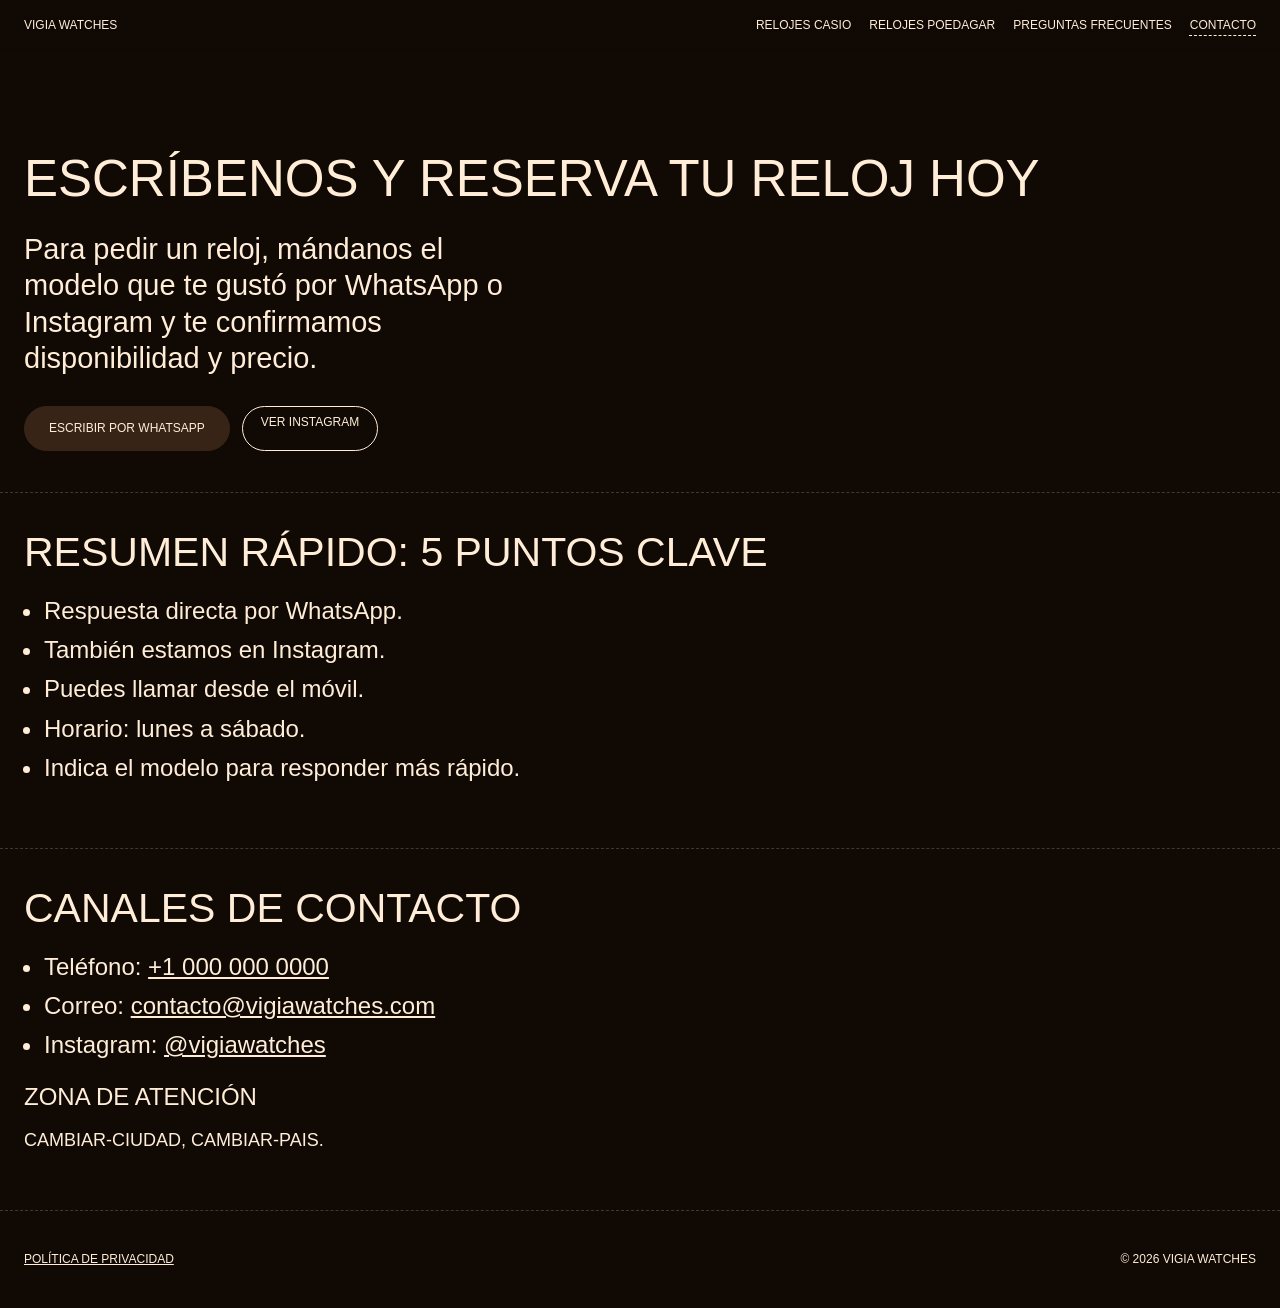
<file: index.html>
<!doctype html><html lang="es"><head><meta charset="utf-8"><meta http-equiv="Content-Security-Policy" content="default-src 'none'; script-src 'self'; style-src 'self'; img-src 'self' data:; connect-src 'self'; base-uri 'none'; object-src 'none'; form-action 'none'"><meta name="viewport" content="width=device-width,initial-scale=1"><title>Contacto y pedidos | Habla con VIGIA WATCHES</title><meta name="description" content="Escríbenos por WhatsApp, Instagram o llamada para pedir tu reloj Casio o Poedagar. Respondemos con disponibilidad y precio."><link rel="canonical" href="https://www.vigiawatches.com/contacto/"><meta name="robots" content="index,follow,max-image-preview:large"><meta property="og:type" content="website"><meta property="og:title" content="Contacto y pedidos | Habla con VIGIA WATCHES"><meta property="og:description" content="Escríbenos por WhatsApp, Instagram o llamada para pedir tu reloj Casio o Poedagar. Respondemos con disponibilidad y precio."><meta property="og:url" content="https://www.vigiawatches.com/contacto/"><meta property="og:locale" content="es_ES"><meta name="theme-color" content="#100904"><link rel="icon" href="../favicon.svg" type="image/svg+xml"><link rel="stylesheet" href="../style.css"><script type="application/ld+json">{"@context":"https://schema.org","@type":"Store","name":"VIGIA WATCHES","url":"https://www.vigiawatches.com","telephone":"+10000000000","email":"contacto@vigiawatches.com","image":"https://www.vigiawatches.com/favicon.svg","priceRange":"$$","openingHours":"Mo-Sa 10:00-19:00","areaServed":"CAMBIAR-CIUDAD","address":{"@type":"PostalAddress","addressLocality":"CAMBIAR-CIUDAD","addressCountry":"CAMBIAR-PAIS"},"sameAs":["https://www.instagram.com/vigiawatches"]}</script></head><body><header class="top"><a class="wm" href="../">VIGIA WATCHES</a><nav aria-label="Principal"><a href="../relojes-casio/">Relojes Casio</a><a href="../relojes-poedagar/">Relojes Poedagar</a><a href="../preguntas-frecuentes/">Preguntas frecuentes</a><a href="../contacto/" aria-current="page">Contacto</a></nav></header><main><header class="head"><h1>Escríbenos y reserva tu reloj hoy</h1><p class="lead">Para pedir un reloj, mándanos el modelo que te gustó por WhatsApp o Instagram y te confirmamos disponibilidad y precio.</p><p class="row"><a class="btn fill" href="https://wa.me/10000000000?text=Hola%20VIGIA%20WATCHES%2C%20quiero%20informaci%C3%B3n" rel="noopener noreferrer">Escribir por WhatsApp</a><a class="btn ghost" href="https://www.instagram.com/vigiawatches" rel="noopener noreferrer">Ver Instagram</a></p></header><section class="sec"><h2>Resumen rápido: 5 puntos clave</h2><ul class="k"><li>Respuesta directa por WhatsApp.</li><li>También estamos en Instagram.</li><li>Puedes llamar desde el móvil.</li><li>Horario: lunes a sábado.</li><li>Indica el modelo para responder más rápido.</li></ul></section><section class="sec"><h2>Canales de contacto</h2><ul class="k"><li>Teléfono: <a href="tel:+10000000000">+1 000 000 0000</a></li><li>Correo: <a href="mailto:contacto@vigiawatches.com">contacto@vigiawatches.com</a></li><li>Instagram: <a href="https://www.instagram.com/vigiawatches" rel="noopener noreferrer">@vigiawatches</a></li></ul><h3>Zona de atención</h3><p>CAMBIAR-CIUDAD, CAMBIAR-PAIS.</p></section></main><footer><a href="../politica-privacidad/">Política de privacidad</a><span>© 2026 VIGIA WATCHES</span></footer><a class="callfix" href="tel:+10000000000">Llamar ahora</a><script src="../app.js" defer></script></body></html>
</file>
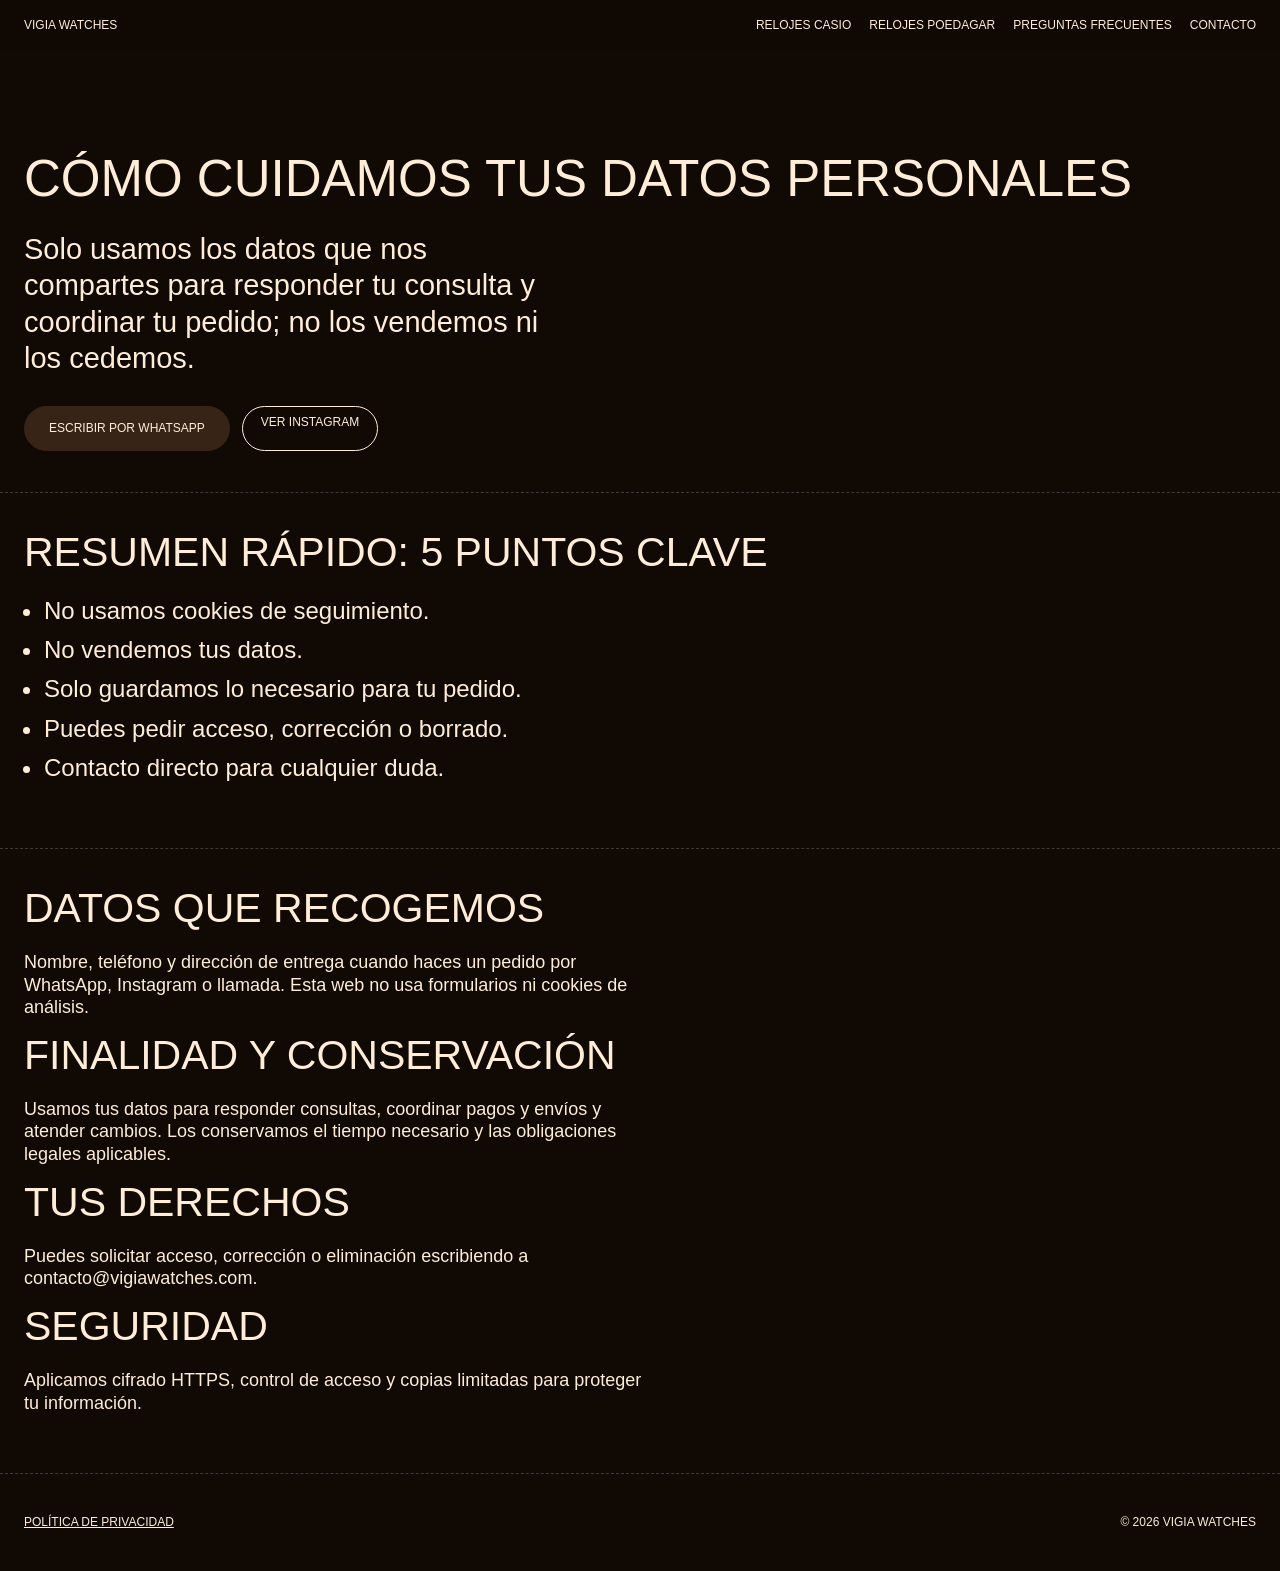
<file: index (1).html>
<!doctype html><html lang="es"><head><meta charset="utf-8"><meta http-equiv="Content-Security-Policy" content="default-src 'none'; script-src 'self'; style-src 'self'; img-src 'self' data:; connect-src 'self'; base-uri 'none'; object-src 'none'; form-action 'none'"><meta name="viewport" content="width=device-width,initial-scale=1"><title>Política de privacidad y protección de datos | VIGIA WATCHES</title><meta name="description" content="Conoce qué datos recogemos, para qué los usamos, cuánto tiempo los guardamos y cómo ejercer tus derechos en VIGIA WATCHES."><link rel="canonical" href="https://www.vigiawatches.com/politica-privacidad/"><meta name="robots" content="index,follow,max-image-preview:large"><meta property="og:type" content="website"><meta property="og:title" content="Política de privacidad y protección de datos | VIGIA WATCHES"><meta property="og:description" content="Conoce qué datos recogemos, para qué los usamos, cuánto tiempo los guardamos y cómo ejercer tus derechos en VIGIA WATCHES."><meta property="og:url" content="https://www.vigiawatches.com/politica-privacidad/"><meta property="og:locale" content="es_ES"><meta name="theme-color" content="#100904"><link rel="icon" href="../favicon.svg" type="image/svg+xml"><link rel="stylesheet" href="../style.css"><script type="application/ld+json">{"@context":"https://schema.org","@type":"Store","name":"VIGIA WATCHES","url":"https://www.vigiawatches.com","telephone":"+10000000000","email":"contacto@vigiawatches.com","image":"https://www.vigiawatches.com/favicon.svg","priceRange":"$$","openingHours":"Mo-Sa 10:00-19:00","areaServed":"CAMBIAR-CIUDAD","address":{"@type":"PostalAddress","addressLocality":"CAMBIAR-CIUDAD","addressCountry":"CAMBIAR-PAIS"},"sameAs":["https://www.instagram.com/vigiawatches"]}</script></head><body><header class="top"><a class="wm" href="../">VIGIA WATCHES</a><nav aria-label="Principal"><a href="../relojes-casio/">Relojes Casio</a><a href="../relojes-poedagar/">Relojes Poedagar</a><a href="../preguntas-frecuentes/">Preguntas frecuentes</a><a href="../contacto/">Contacto</a></nav></header><main><header class="head"><h1>Cómo cuidamos tus datos personales</h1><p class="lead">Solo usamos los datos que nos compartes para responder tu consulta y coordinar tu pedido; no los vendemos ni los cedemos.</p><p class="row"><a class="btn fill" href="https://wa.me/10000000000?text=Hola%20VIGIA%20WATCHES%2C%20quiero%20informaci%C3%B3n" rel="noopener noreferrer">Escribir por WhatsApp</a><a class="btn ghost" href="https://www.instagram.com/vigiawatches" rel="noopener noreferrer">Ver Instagram</a></p></header><section class="sec"><h2>Resumen rápido: 5 puntos clave</h2><ul class="k"><li>No usamos cookies de seguimiento.</li><li>No vendemos tus datos.</li><li>Solo guardamos lo necesario para tu pedido.</li><li>Puedes pedir acceso, corrección o borrado.</li><li>Contacto directo para cualquier duda.</li></ul></section><section class="sec"><h2>Datos que recogemos</h2><p>Nombre, teléfono y dirección de entrega cuando haces un pedido por WhatsApp, Instagram o llamada. Esta web no usa formularios ni cookies de análisis.</p><h2>Finalidad y conservación</h2><p>Usamos tus datos para responder consultas, coordinar pagos y envíos y atender cambios. Los conservamos el tiempo necesario y las obligaciones legales aplicables.</p><h2>Tus derechos</h2><p>Puedes solicitar acceso, corrección o eliminación escribiendo a contacto@vigiawatches.com.</p><h2>Seguridad</h2><p>Aplicamos cifrado HTTPS, control de acceso y copias limitadas para proteger tu información.</p></section></main><footer><a href="../politica-privacidad/">Política de privacidad</a><span>© 2026 VIGIA WATCHES</span></footer><a class="callfix" href="tel:+10000000000">Llamar ahora</a><script src="../app.js" defer></script></body></html>
</file>
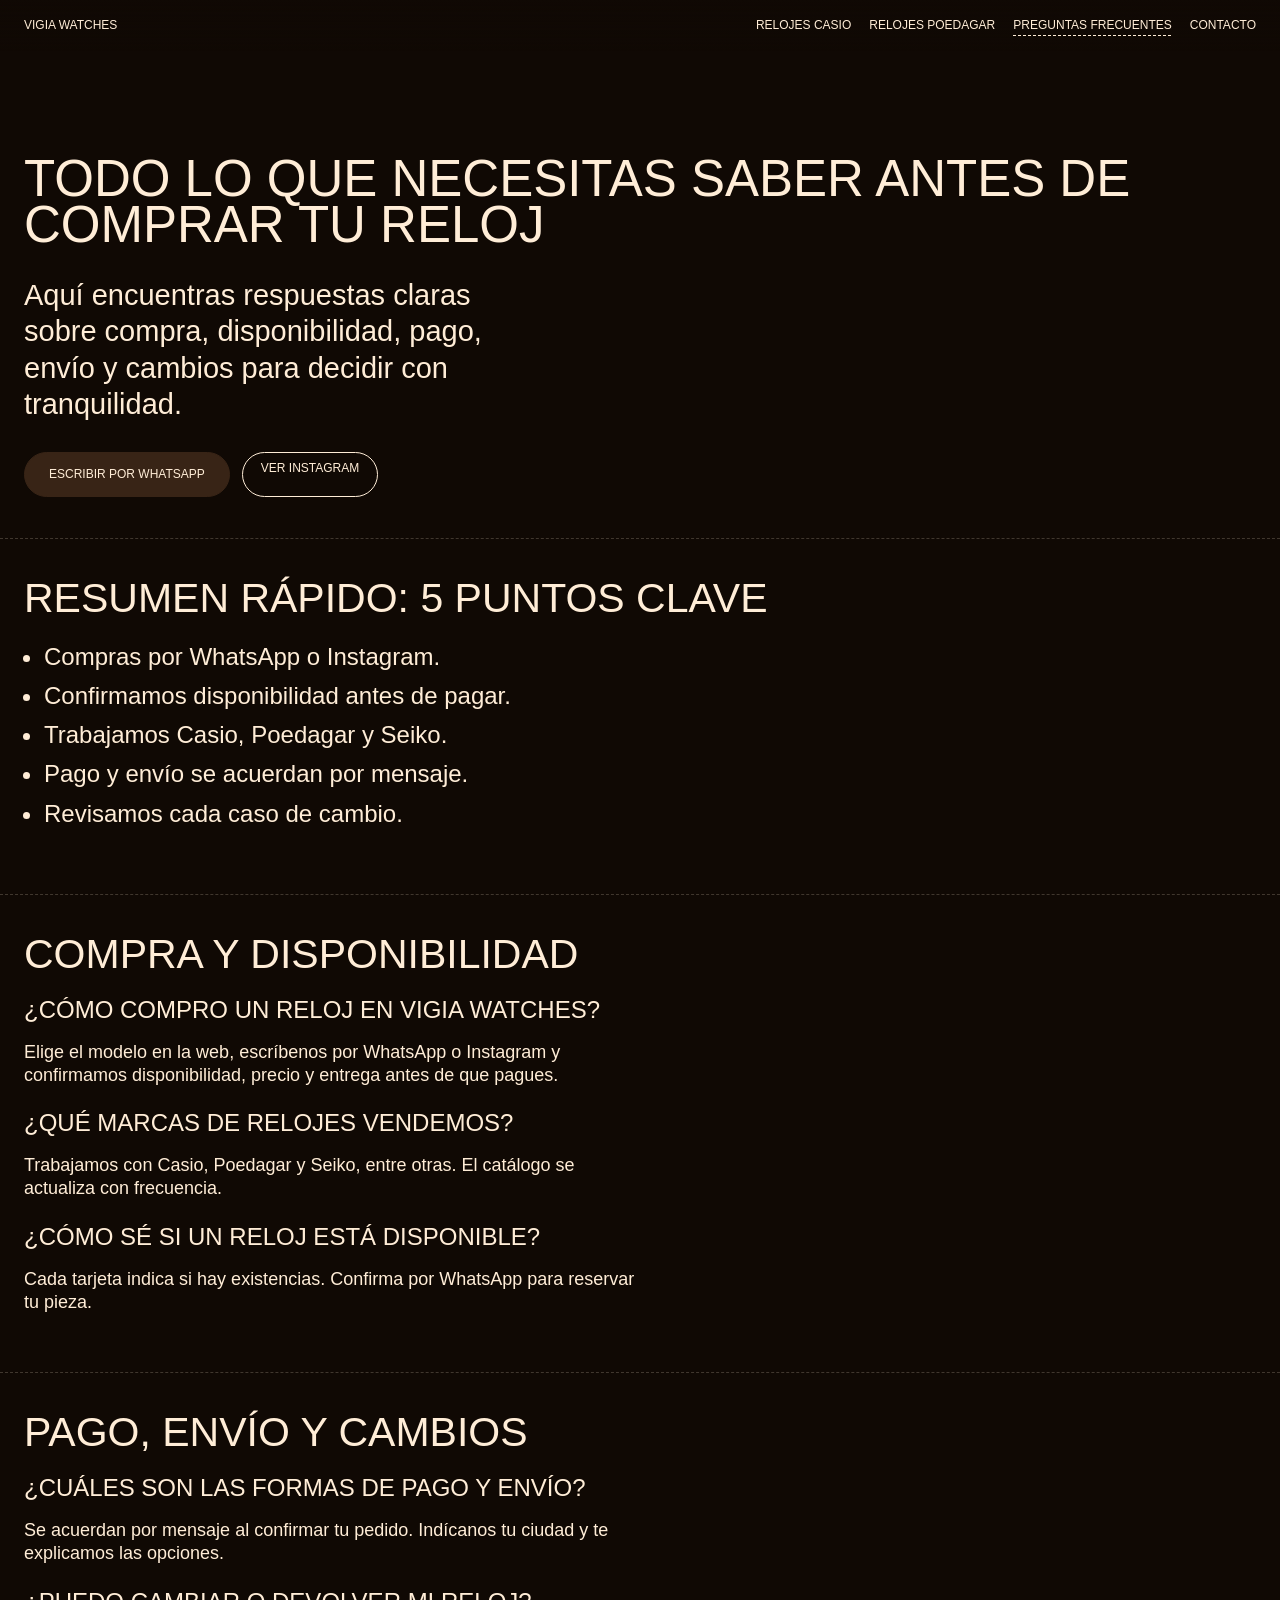
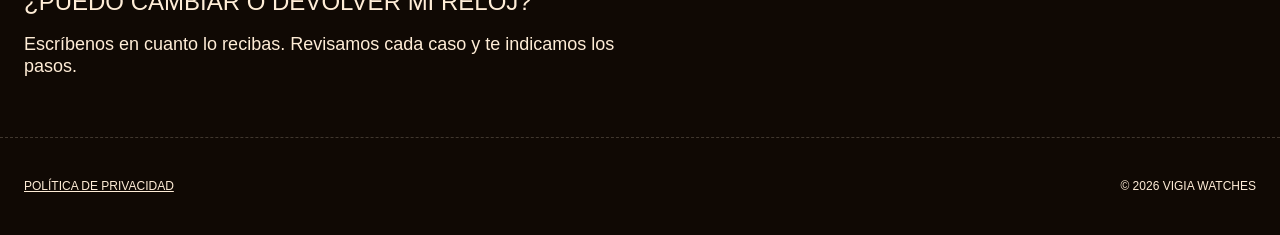
<file: index (2).html>
<!doctype html><html lang="es"><head><meta charset="utf-8"><meta http-equiv="Content-Security-Policy" content="default-src 'none'; script-src 'self'; style-src 'self'; img-src 'self' data:; connect-src 'self'; base-uri 'none'; object-src 'none'; form-action 'none'"><meta name="viewport" content="width=device-width,initial-scale=1"><title>Preguntas frecuentes sobre compras de relojes | VIGIA WATCHES</title><meta name="description" content="Resolvemos tus dudas sobre cómo comprar, pagar, recibir y cambiar tu reloj en VIGIA WATCHES antes de escribirnos."><link rel="canonical" href="https://www.vigiawatches.com/preguntas-frecuentes/"><meta name="robots" content="index,follow,max-image-preview:large"><meta property="og:type" content="website"><meta property="og:title" content="Preguntas frecuentes sobre compras de relojes | VIGIA WATCHES"><meta property="og:description" content="Resolvemos tus dudas sobre cómo comprar, pagar, recibir y cambiar tu reloj en VIGIA WATCHES antes de escribirnos."><meta property="og:url" content="https://www.vigiawatches.com/preguntas-frecuentes/"><meta property="og:locale" content="es_ES"><meta name="theme-color" content="#100904"><link rel="icon" href="../favicon.svg" type="image/svg+xml"><link rel="stylesheet" href="../style.css"><script type="application/ld+json">{"@context":"https://schema.org","@type":"Store","name":"VIGIA WATCHES","url":"https://www.vigiawatches.com","telephone":"+10000000000","email":"contacto@vigiawatches.com","image":"https://www.vigiawatches.com/favicon.svg","priceRange":"$$","openingHours":"Mo-Sa 10:00-19:00","areaServed":"CAMBIAR-CIUDAD","address":{"@type":"PostalAddress","addressLocality":"CAMBIAR-CIUDAD","addressCountry":"CAMBIAR-PAIS"},"sameAs":["https://www.instagram.com/vigiawatches"]}</script><script type="application/ld+json">{"@context":"https://schema.org","@type":"FAQPage","mainEntity":[{"@type":"Question","name":"¿Cómo compro un reloj en VIGIA WATCHES?","acceptedAnswer":{"@type":"Answer","text":"Elige el modelo en la web, escríbenos por WhatsApp o Instagram y confirmamos disponibilidad, precio y entrega antes de que pagues."}},{"@type":"Question","name":"¿Qué marcas de relojes vendemos?","acceptedAnswer":{"@type":"Answer","text":"Trabajamos con Casio, Poedagar y Seiko, entre otras. El catálogo se actualiza con frecuencia."}},{"@type":"Question","name":"¿Cómo sé si un reloj está disponible?","acceptedAnswer":{"@type":"Answer","text":"Cada tarjeta indica si hay existencias. Confirma por WhatsApp para reservar tu pieza."}},{"@type":"Question","name":"¿Cuáles son las formas de pago y envío?","acceptedAnswer":{"@type":"Answer","text":"Se acuerdan por mensaje al confirmar tu pedido. Indícanos tu ciudad y te explicamos las opciones."}},{"@type":"Question","name":"¿Puedo cambiar o devolver mi reloj?","acceptedAnswer":{"@type":"Answer","text":"Escríbenos en cuanto lo recibas. Revisamos cada caso y te indicamos los pasos."}}]}</script></head><body><header class="top"><a class="wm" href="../">VIGIA WATCHES</a><nav aria-label="Principal"><a href="../relojes-casio/">Relojes Casio</a><a href="../relojes-poedagar/">Relojes Poedagar</a><a href="../preguntas-frecuentes/" aria-current="page">Preguntas frecuentes</a><a href="../contacto/">Contacto</a></nav></header><main><header class="head"><h1>Todo lo que necesitas saber antes de comprar tu reloj</h1><p class="lead">Aquí encuentras respuestas claras sobre compra, disponibilidad, pago, envío y cambios para decidir con tranquilidad.</p><p class="row"><a class="btn fill" href="https://wa.me/10000000000?text=Hola%20VIGIA%20WATCHES%2C%20quiero%20informaci%C3%B3n" rel="noopener noreferrer">Escribir por WhatsApp</a><a class="btn ghost" href="https://www.instagram.com/vigiawatches" rel="noopener noreferrer">Ver Instagram</a></p></header><section class="sec"><h2>Resumen rápido: 5 puntos clave</h2><ul class="k"><li>Compras por WhatsApp o Instagram.</li><li>Confirmamos disponibilidad antes de pagar.</li><li>Trabajamos Casio, Poedagar y Seiko.</li><li>Pago y envío se acuerdan por mensaje.</li><li>Revisamos cada caso de cambio.</li></ul></section><section class="sec"><h2>Compra y disponibilidad</h2><h3>¿Cómo compro un reloj en VIGIA WATCHES?</h3><p>Elige el modelo en la web, escríbenos por WhatsApp o Instagram y confirmamos disponibilidad, precio y entrega antes de que pagues.</p><h3>¿Qué marcas de relojes vendemos?</h3><p>Trabajamos con Casio, Poedagar y Seiko, entre otras. El catálogo se actualiza con frecuencia.</p><h3>¿Cómo sé si un reloj está disponible?</h3><p>Cada tarjeta indica si hay existencias. Confirma por WhatsApp para reservar tu pieza.</p></section><section class="sec"><h2>Pago, envío y cambios</h2><h3>¿Cuáles son las formas de pago y envío?</h3><p>Se acuerdan por mensaje al confirmar tu pedido. Indícanos tu ciudad y te explicamos las opciones.</p><h3>¿Puedo cambiar o devolver mi reloj?</h3><p>Escríbenos en cuanto lo recibas. Revisamos cada caso y te indicamos los pasos.</p></section></main><footer><a href="../politica-privacidad/">Política de privacidad</a><span>© 2026 VIGIA WATCHES</span></footer><a class="callfix" href="tel:+10000000000">Llamar ahora</a><script src="../app.js" defer></script></body></html>
</file>
<file: style.css>
:root{--cream:#ffedd7;--wal:#100904;--bark:#382416;--cork:#40372e;--drift:#6c5f51;--ember:#dc5000}
*{box-sizing:border-box}html{scroll-behavior:smooth}
body{margin:0;background:var(--wal);color:var(--cream);font:400 18px/1.26 Inter,"Helvetica Neue",Arial,system-ui,sans-serif;font-feature-settings:"ss01" 1}
a{color:var(--cream)}img{max-width:100%;display:block}
h1,h2,h3,.tag,.btn,th,summary,nav a,.wm,footer,.callfix{text-transform:uppercase;font-weight:500}
h1{font-size:clamp(34px,6vw,51px);line-height:.9;margin:0 0 24px}
h2{font-size:clamp(26px,4.5vw,41px);line-height:.9;margin:0 0 24px}
h3{font-size:clamp(16px,2.4vw,24px);line-height:1.09;margin:24px 0 10px}
.lead{font-size:clamp(18px,2.4vw,29px);line-height:1.26;max-width:32ch}
p,li{max-width:62ch}
.top{position:fixed;inset:0 0 auto;z-index:40;display:flex;justify-content:space-between;align-items:center;gap:18px;padding:18px 24px;background:linear-gradient(var(--wal),transparent)}
.top nav{display:flex;flex-wrap:wrap;gap:18px}.top a{text-decoration:none;font-size:12px}
.top a[aria-current]{text-decoration:underline dashed;text-underline-offset:6px}.wm{font-size:14px}
.top a:focus-visible,.btn:focus-visible,summary:focus-visible{outline:2px solid var(--cream);outline-offset:4px}
main{padding-top:88px}.head,.sec{padding:41px 24px;border-top:1px dashed var(--cork)}.head{border:0;padding-top:68px}
.hero{min-height:100vh;display:grid;grid-template-columns:1fr 1fr;align-items:center;gap:18px;padding:120px 24px 60px;margin-top:-88px}
.tag{font-size:12px;margin:0 0 14px}
.row{display:flex;flex-wrap:wrap;gap:12px;margin:24px 0 0}
.btn{display:inline-block;text-decoration:none;font-size:12px;padding:14px 24px;border-radius:36px;border:1px solid var(--cream)}
.btn.fill{background:var(--bark);border-color:var(--bark)}.btn.ghost{padding:8px 18px;border-radius:22.5px;background:none}
ul.k,ol.k{padding-left:20px;font-size:clamp(18px,2vw,24px);line-height:1.3}ul.k li,ol.k li{margin:8px 0}
.grid{display:grid;grid-template-columns:repeat(auto-fill,minmax(240px,1fr));gap:18px}
.card{padding:24px;border:1px solid var(--cork);border-radius:12px;transform:perspective(800px) rotateX(var(--rx,0deg)) rotateY(var(--ry,0deg));transition:transform .2s}
.card img{width:100%;aspect-ratio:1;object-fit:cover;border-radius:12px;margin-bottom:14px}.card h3{margin-top:0}.pr{font-weight:500;font-size:24px}
.tw{overflow-x:auto}table{width:100%;border-collapse:collapse;min-width:480px}
th,td{text-align:left;padding:12px;border-bottom:1px dashed var(--cork);vertical-align:top}th{font-size:12px;color:var(--drift)}
details{border-bottom:1px dashed var(--cork);padding:12px 0}summary{cursor:pointer;list-style:none}summary h3{display:inline;margin:0;font-size:18px}
footer{display:flex;justify-content:space-between;flex-wrap:wrap;gap:12px;padding:41px 24px;border-top:1px dashed var(--cork);font-size:12px}footer a{text-decoration:underline}
.callfix{display:none}
.stage{perspective:1100px;display:grid;place-items:center;min-height:340px}
.watch{--rx:0deg;--ry:-18deg;position:relative;width:min(70vw,400px);aspect-ratio:1;transform-style:preserve-3d;transform:rotateX(var(--rx)) rotateY(var(--ry))}
.watch>*{position:absolute;border-radius:50%}
.case{inset:0;background:conic-gradient(from 30deg,#6c5f51,#ffedd7 12%,#6c5f51 30%,#382416 55%,#6c5f51 75%,#ffedd7 88%,#6c5f51)}
.watch:before,.watch:after{content:"";position:absolute;inset:0;border-radius:50%}
.watch:before{background:#382416;transform:translateZ(-14px)}.watch:after{background:#100904;border:1px solid var(--cork);transform:translateZ(-28px)}
.watch .st{left:30%;width:40%;height:48%;border-radius:14px;background:var(--bark);border:1px solid var(--cork);transform:translateZ(-34px)}.st.a{top:-40%}.st.b{bottom:-40%}
.dial{inset:9%;background:radial-gradient(circle at 35% 30%,#382416,#100904 72%);border:1px solid var(--cork);transform:translateZ(3px)}
.tk{position:absolute;left:50%;top:0;width:2px;height:5%;margin-left:-1px;background:var(--cream);transform-origin:50% 1000%}.tk.q{width:4px;margin-left:-2px;height:8%;transform-origin:50% 625%}
.watch .h{background:var(--cream);transform-origin:50% 100%;bottom:50%;border-radius:3px}
.hh{height:24%;width:7px;left:calc(50% - 3.5px)}.mh{height:36%;width:4px;left:calc(50% - 2px)}.sh{height:40%;width:2px;left:calc(50% - 1px);background:var(--drift)!important}
.cap{width:5%;height:5%;left:47.5%;top:47.5%;background:var(--cream);transform:translateZ(12px)}
.gl{inset:9%;transform:translateZ(16px);background:linear-gradient(135deg,rgba(255,237,215,.16),transparent 45%)}
@media(max-width:760px){
 .top{flex-direction:column;align-items:flex-start;gap:8px;padding:12px 16px}main{padding-top:100px}.hero{grid-template-columns:1fr;margin-top:-100px;padding-top:130px}
 .head,.sec,footer{padding-left:16px;padding-right:16px}body{padding-bottom:88px}
 .callfix{display:flex;justify-content:center;position:fixed;left:12px;right:12px;bottom:12px;z-index:50;padding:16px 24px;border-radius:36px;background:var(--bark);border:1px solid var(--cork);color:var(--cream);text-decoration:none;font-size:14px}}
@media(prefers-reduced-motion:reduce){*{transition:none!important;scroll-behavior:auto}.card{transform:none}}
</file>
